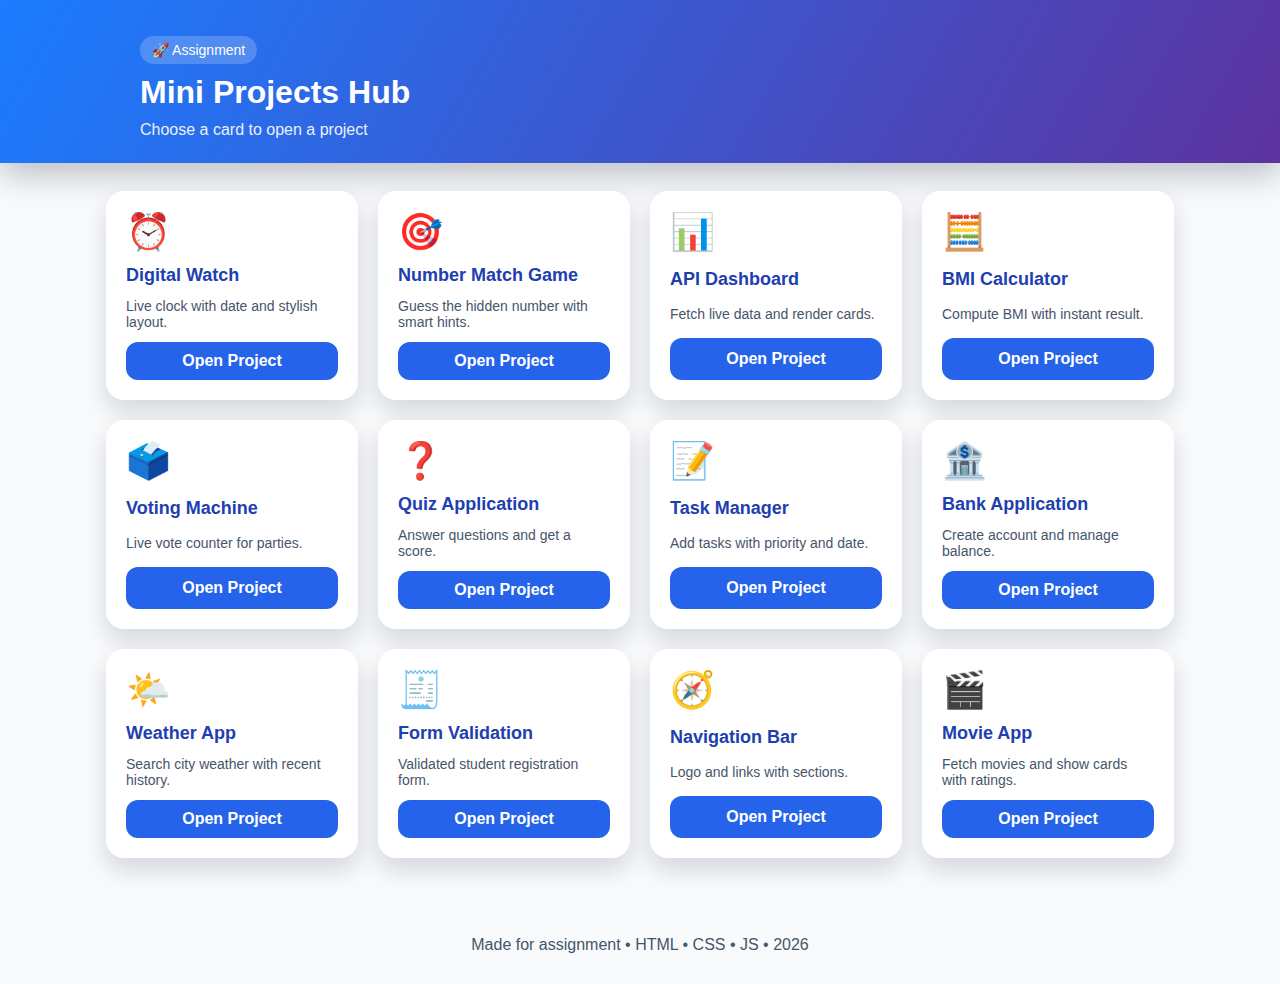
<file: index.html>
<!DOCTYPE html>
<html lang="en">
<head>
  <meta charset="UTF-8" />
  <meta name="viewport" content="width=device-width, initial-scale=1.0" />
  <title>Mini Projects Hub</title>
  <link rel="stylesheet" href="theme.css" />
  <link rel="stylesheet" href="style.css" />
</head>
<body>
  <header class="hero">
    <div class="hero__content">
      <div class="badge">🚀 Assignment</div>
      <h1>Mini Projects Hub</h1>
      <p class="subtitle">Choose a card to open a project</p>
    </div>
  </header>

  <main class="container">
    <section class="grid" aria-label="Project cards">
      <article class="card">
        <div class="card__icon">⏰</div>
        <h2 class="card__title">Digital Watch</h2>
        <p class="card__text">Live clock with date and stylish layout.</p>
        <a class="card__link" href="watch/watch.html">Open Project</a>
      </article>

      <article class="card">
        <div class="card__icon">🎯</div>
        <h2 class="card__title">Number Match Game</h2>
        <p class="card__text">Guess the hidden number with smart hints.</p>
        <a class="card__link" href="number-match/index.html">Open Project</a>
      </article>

      <article class="card">
        <div class="card__icon">📊</div>
        <h2 class="card__title">API Dashboard</h2>
        <p class="card__text">Fetch live data and render cards.</p>
        <a class="card__link" href="api-dashboard/index.html">Open Project</a>
      </article>

      <article class="card">
        <div class="card__icon">🧮</div>
        <h2 class="card__title">BMI Calculator</h2>
        <p class="card__text">Compute BMI with instant result.</p>
        <a class="card__link" href="bmi-calculator/index.html">Open Project</a>
      </article>

      <article class="card">
        <div class="card__icon">🗳️</div>
        <h2 class="card__title">Voting Machine</h2>
        <p class="card__text">Live vote counter for parties.</p>
        <a class="card__link" href="voting-machine/index.html">Open Project</a>
      </article>

      <article class="card">
        <div class="card__icon">❓</div>
        <h2 class="card__title">Quiz Application</h2>
        <p class="card__text">Answer questions and get a score.</p>
        <a class="card__link" href="quiz-application/index.html">Open Project</a>
      </article>

      <article class="card">
        <div class="card__icon">📝</div>
        <h2 class="card__title">Task Manager</h2>
        <p class="card__text">Add tasks with priority and date.</p>
        <a class="card__link" href="task-manager/index.html">Open Project</a>
      </article>

      <article class="card">
        <div class="card__icon">🏦</div>
        <h2 class="card__title">Bank Application</h2>
        <p class="card__text">Create account and manage balance.</p>
        <a class="card__link" href="bank-application/index.html">Open Project</a>
      </article>

      <article class="card">
        <div class="card__icon">🌤️</div>
        <h2 class="card__title">Weather App</h2>
        <p class="card__text">Search city weather with recent history.</p>
        <a class="card__link" href="weather-app/index.html">Open Project</a>
      </article>

      <article class="card">
        <div class="card__icon">🧾</div>
        <h2 class="card__title">Form Validation</h2>
        <p class="card__text">Validated student registration form.</p>
        <a class="card__link" href="form-validation/index.html">Open Project</a>
      </article>

      <article class="card">
        <div class="card__icon">🧭</div>
        <h2 class="card__title">Navigation Bar</h2>
        <p class="card__text">Logo and links with sections.</p>
        <a class="card__link" href="navbar-project/index.html">Open Project</a>
      </article>

      <article class="card">
        <div class="card__icon">🎬</div>
        <h2 class="card__title">Movie App</h2>
        <p class="card__text">Fetch movies and show cards with ratings.</p>
        <a class="card__link" href="movie-app/index.html">Open Project</a>
      </article>
    </section>
  </main>

  <footer class="footer">Made by Sakshi Kumari • HTML • CSS • JS</footer>

  <script src="script.js"></script>
</body>
</html>
</file>
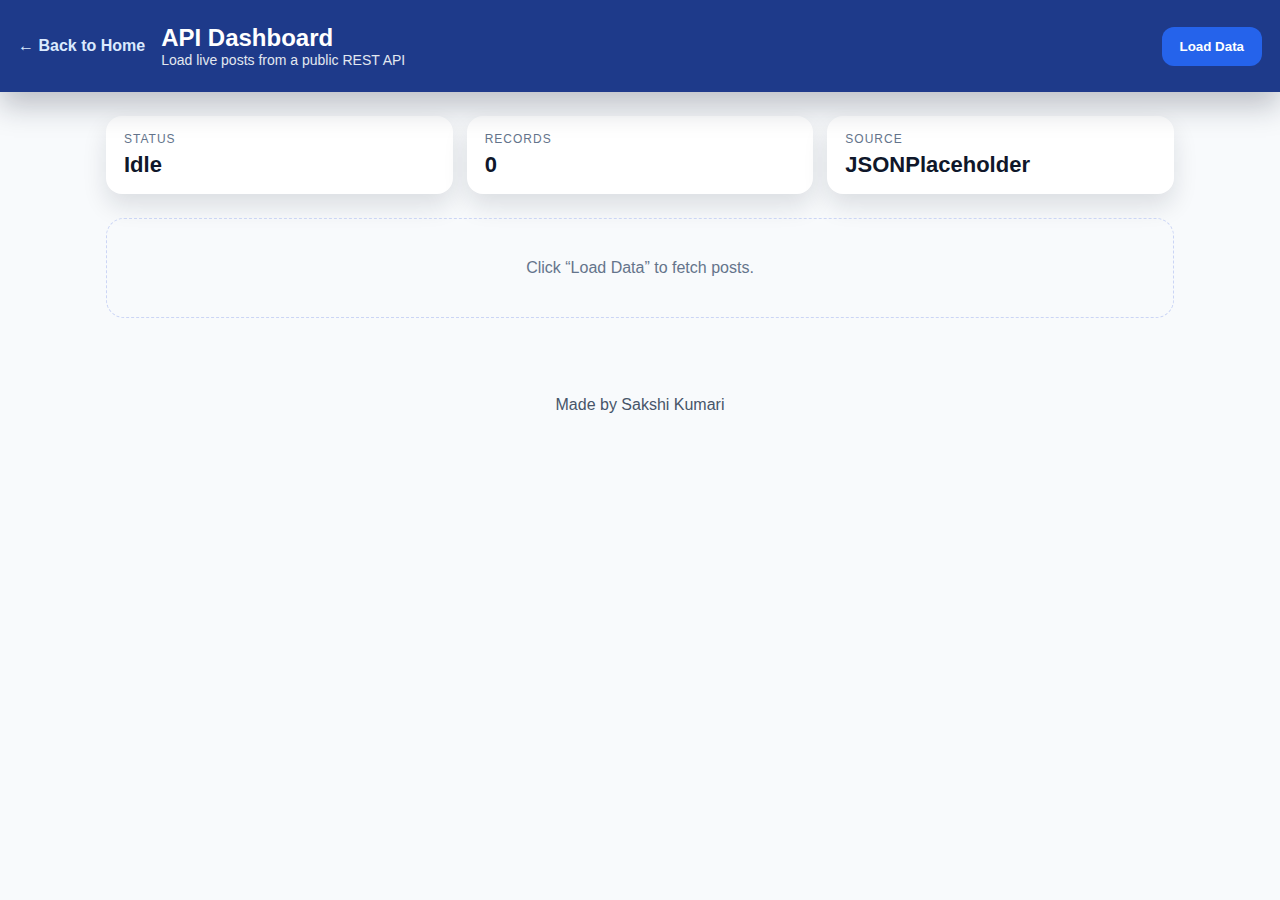
<file: api-dashboard/index.html>
<!DOCTYPE html>
<html lang="en">
<head>
  <meta charset="UTF-8" />
  <meta name="viewport" content="width=device-width, initial-scale=1.0" />
  <title>API Dashboard</title>
  <link rel="stylesheet" href="../theme.css" />
  <link rel="stylesheet" href="style.css" />
</head>
<body>
  <header class="topbar">
    <a class="back" href="../index.html">← Back to Home</a>
    <div>
      <h1>API Dashboard</h1>
      <p>Load live posts from a public REST API</p>
    </div>
    <button id="loadBtn" class="primary">Load Data</button>
  </header>

  <main class="content">
    <section class="summary">
      <div class="tile">
        <span class="label">Status</span>
        <span id="status" class="value">Idle</span>
      </div>
      <div class="tile">
        <span class="label">Records</span>
        <span id="count" class="value">0</span>
      </div>
      <div class="tile">
        <span class="label">Source</span>
        <span class="value">JSONPlaceholder</span>
      </div>
    </section>

    <section id="cards" class="cards" aria-live="polite">
      <div class="empty" id="empty">Click “Load Data” to fetch posts.</div>
    </section>
  </main>

  <footer class="footer">Made by Sakshi Kumari</footer>

  <script src="script.js"></script>
</body>
</html>
</file>
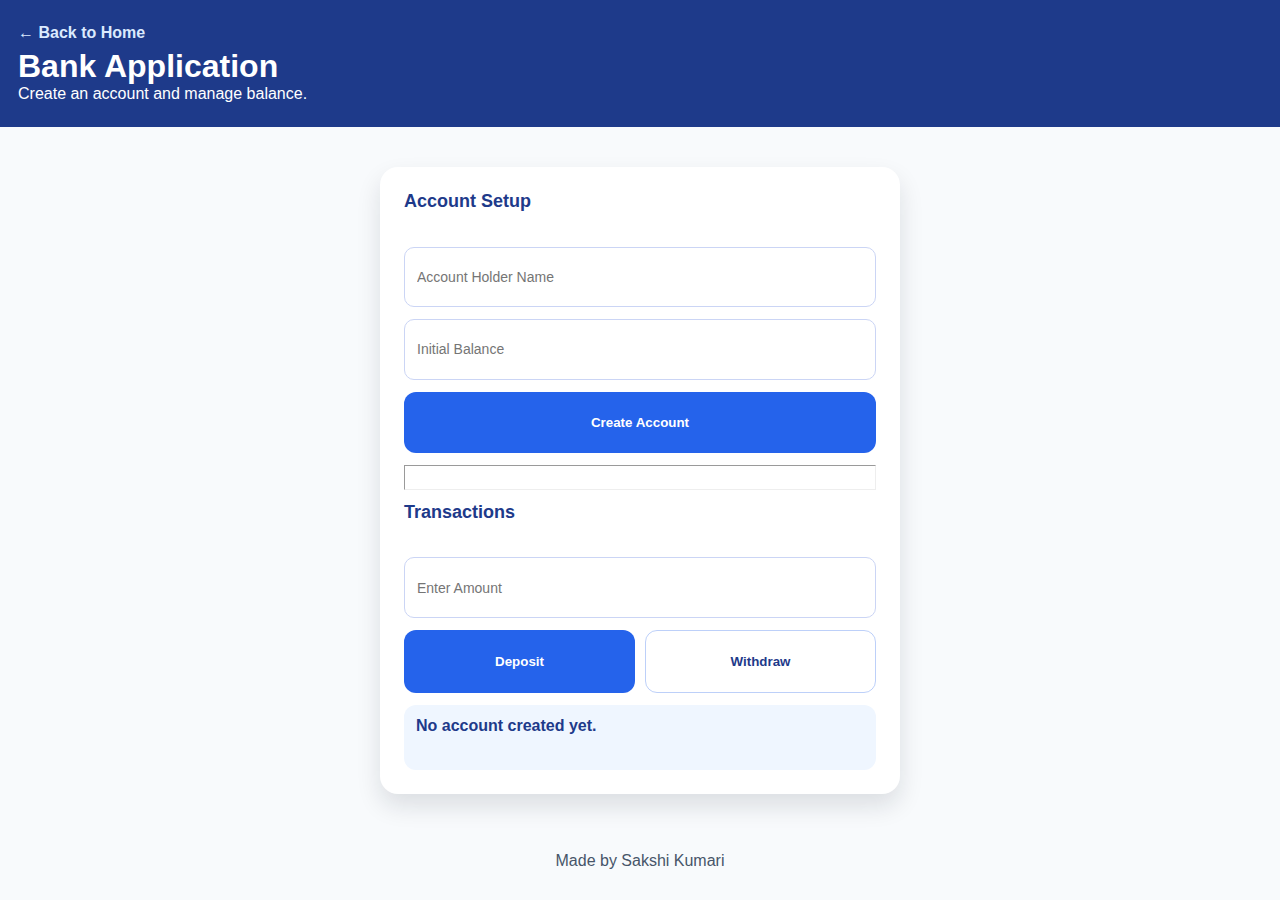
<file: bank-application/index.html>
<!DOCTYPE html>
<html lang="en">
<head>
  <meta charset="UTF-8" />
  <meta name="viewport" content="width=device-width, initial-scale=1.0" />
  <title>Simple Bank App</title>
  <link rel="stylesheet" href="../theme.css" />
  <link rel="stylesheet" href="style.css" />
</head>
<body>
  <header class="topbar">
    <a class="back" href="../index.html">← Back to Home</a>
    <div>
      <h1>Bank Application</h1>
      <p>Create an account and manage balance.</p>
    </div>
  </header>

  <main class="panel">
    <h2>Account Setup</h2>
    <input type="text" id="name" placeholder="Account Holder Name" />
    <input type="number" id="balance" placeholder="Initial Balance" />
    <button id="createBtn">Create Account</button>

    <hr />

    <h2>Transactions</h2>
    <input type="number" id="amount" placeholder="Enter Amount" />
    <div class="actions">
      <button id="depositBtn">Deposit</button>
      <button id="withdrawBtn" class="ghost">Withdraw</button>
    </div>

    <p id="msg" class="message">No account created yet.</p>
  </main>

  <footer class="footer">Made by Sakshi Kumari</footer>

  <script src="script.js"></script>
</body>
</html>
</file>
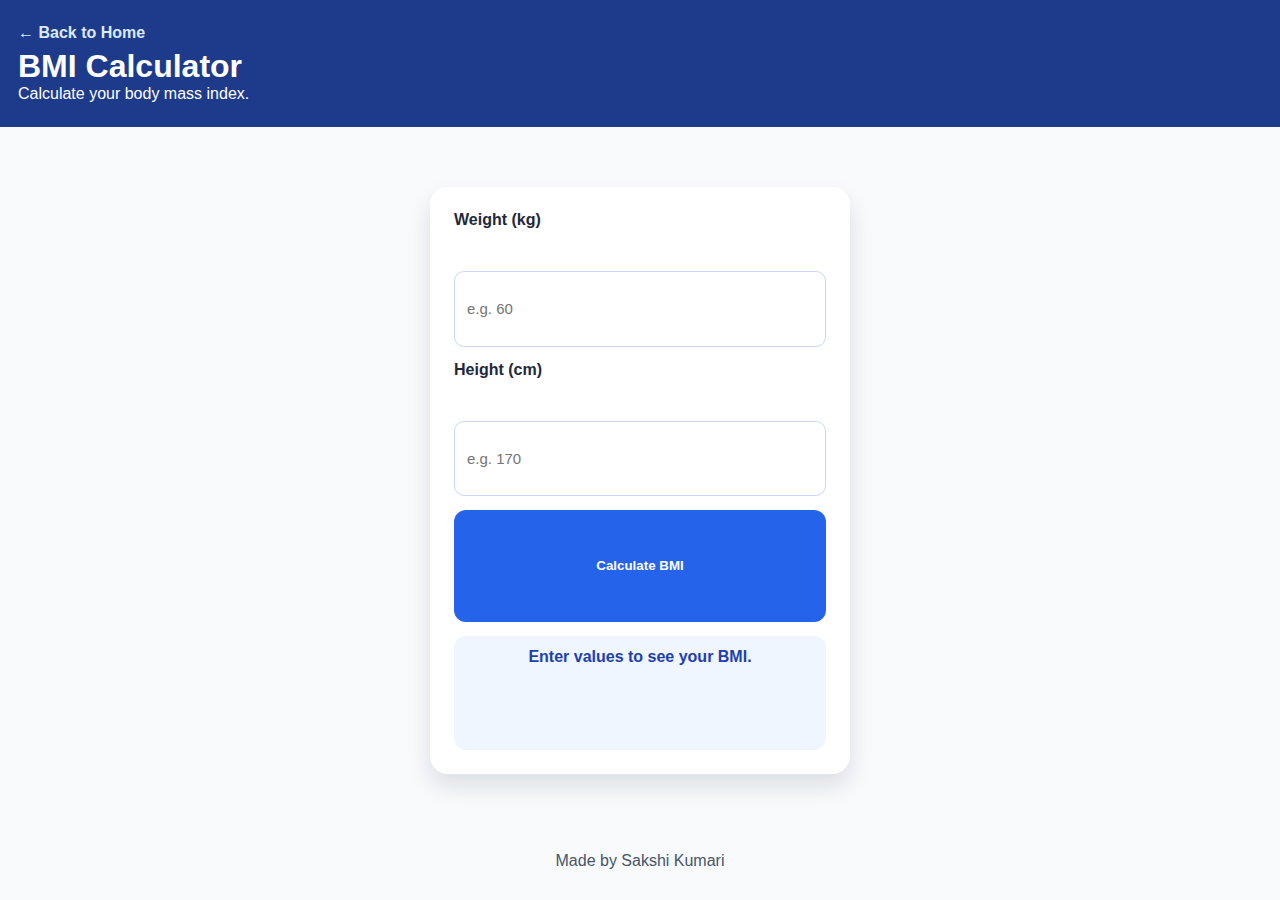
<file: bmi-calculator/index.html>
<!DOCTYPE html>
<html lang="en">
<head>
  <meta charset="UTF-8" />
  <meta name="viewport" content="width=device-width, initial-scale=1.0" />
  <title>BMI Calculator</title>
  <link rel="stylesheet" href="../theme.css" />
  <link rel="stylesheet" href="style.css" />
</head>
<body>
  <header class="topbar">
    <a class="back" href="../index.html">← Back to Home</a>
    <div>
      <h1>BMI Calculator</h1>
      <p>Calculate your body mass index.</p>
    </div>
  </header>

  <main class="panel">
    <label>
      Weight (kg)
      <input type="number" id="weight" placeholder="e.g. 60" />
    </label>
    <label>
      Height (cm)
      <input type="number" id="height" placeholder="e.g. 170" />
    </label>
    <button id="calcBtn">Calculate BMI</button>
    <p id="result" class="result">Enter values to see your BMI.</p>
  </main>

  <footer class="footer">Made by Sakshi Kumari</footer>

  <script src="script.js"></script>
</body>
</html>
</file>
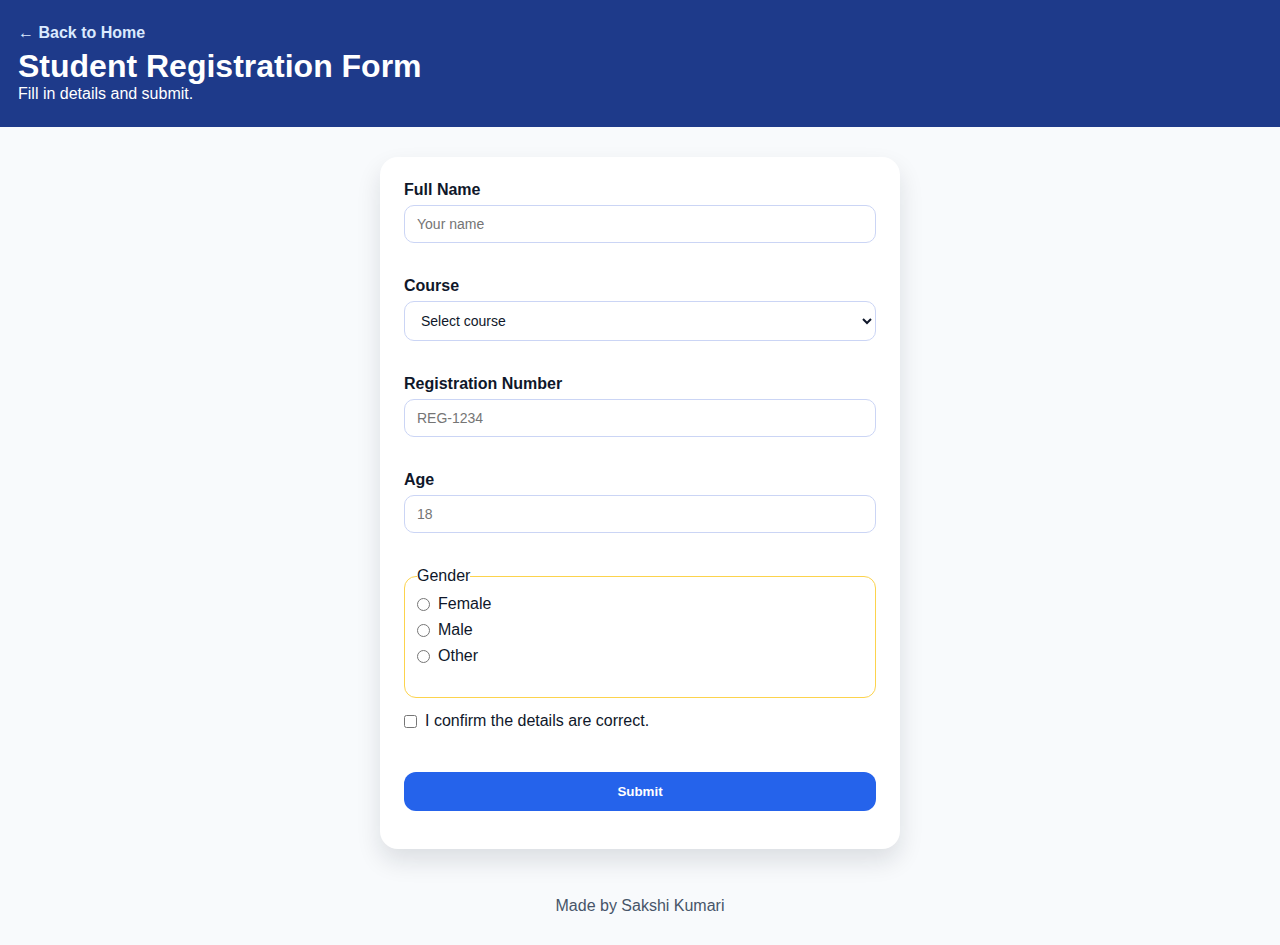
<file: form-validation/index.html>
<!DOCTYPE html>
<html lang="en">
<head>
  <meta charset="UTF-8" />
  <meta name="viewport" content="width=device-width, initial-scale=1.0" />
  <title>Form Validation</title>
  <link rel="stylesheet" href="../theme.css" />
  <link rel="stylesheet" href="style.css" />
</head>
<body>
  <header class="topbar">
    <a class="back" href="../index.html">← Back to Home</a>
    <div>
      <h1>Student Registration Form</h1>
      <p>Fill in details and submit.</p>
    </div>
  </header>

  <main class="panel">
    <form id="studentForm" novalidate>
      <label>
        Full Name
        <input type="text" id="name" placeholder="Your name" />
        <span class="error" id="nameError"></span>
      </label>

      <label>
        Course
        <select id="course">
          <option value="">Select course</option>
          <option value="BCA">BCA</option>
          <option value="BSc">BSc</option>
          <option value="BTech">BTech</option>
          <option value="MCA">MCA</option>
        </select>
        <span class="error" id="courseError"></span>
      </label>

      <label>
        Registration Number
        <input type="text" id="reg" placeholder="REG-1234" />
        <span class="error" id="regError"></span>
      </label>

      <label>
        Age
        <input type="number" id="age" placeholder="18" min="16" max="60" />
        <span class="error" id="ageError"></span>
      </label>

      <fieldset class="group">
        <legend>Gender</legend>
        <label class="inline">
          <input type="radio" name="gender" value="Female" /> Female
        </label>
        <label class="inline">
          <input type="radio" name="gender" value="Male" /> Male
        </label>
        <label class="inline">
          <input type="radio" name="gender" value="Other" /> Other
        </label>
        <span class="error" id="genderError"></span>
      </fieldset>

      <label class="checkbox">
        <input type="checkbox" id="terms" /> I confirm the details are correct.
      </label>
      <span class="error" id="termsError"></span>

      <button type="submit">Submit</button>
      <p id="success" class="success"></p>
    </form>
  </main>

  <footer class="footer">Made by Sakshi Kumari</footer>

  <script src="script.js"></script>
</body>
</html>
</file>
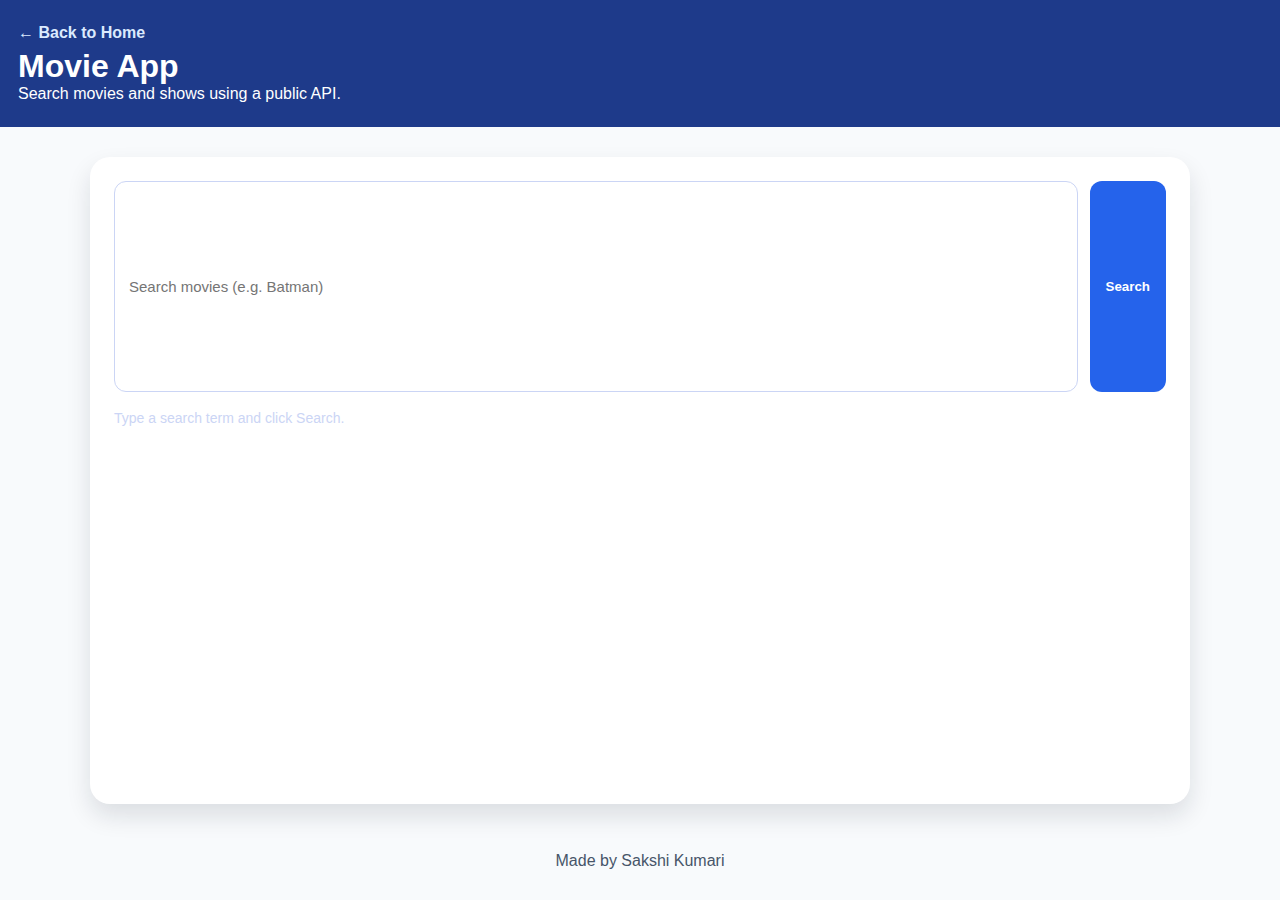
<file: movie-app/index.html>
<!DOCTYPE html>
<html lang="en">
<head>
  <meta charset="UTF-8" />
  <meta name="viewport" content="width=device-width, initial-scale=1.0" />
  <title>Movie App</title>
  <link rel="stylesheet" href="../theme.css" />
  <link rel="stylesheet" href="style.css" />
</head>
<body>
  <header class="topbar">
    <a class="back" href="../index.html">← Back to Home</a>
    <div>
      <h1>Movie App</h1>
      <p>Search movies and shows using a public API.</p>
    </div>
  </header>

  <main class="panel">
    <div class="search">
      <input id="queryInput" type="text" placeholder="Search movies (e.g. Batman)" />
      <button id="searchBtn">Search</button>
    </div>

    <div class="status" id="status">Type a search term and click Search.</div>

    <section id="movieGrid" class="grid" aria-live="polite"></section>
  </main>

  <footer class="footer">Made by Sakshi Kumari</footer>

  <script src="script.js"></script>
</body>
</html>
</file>
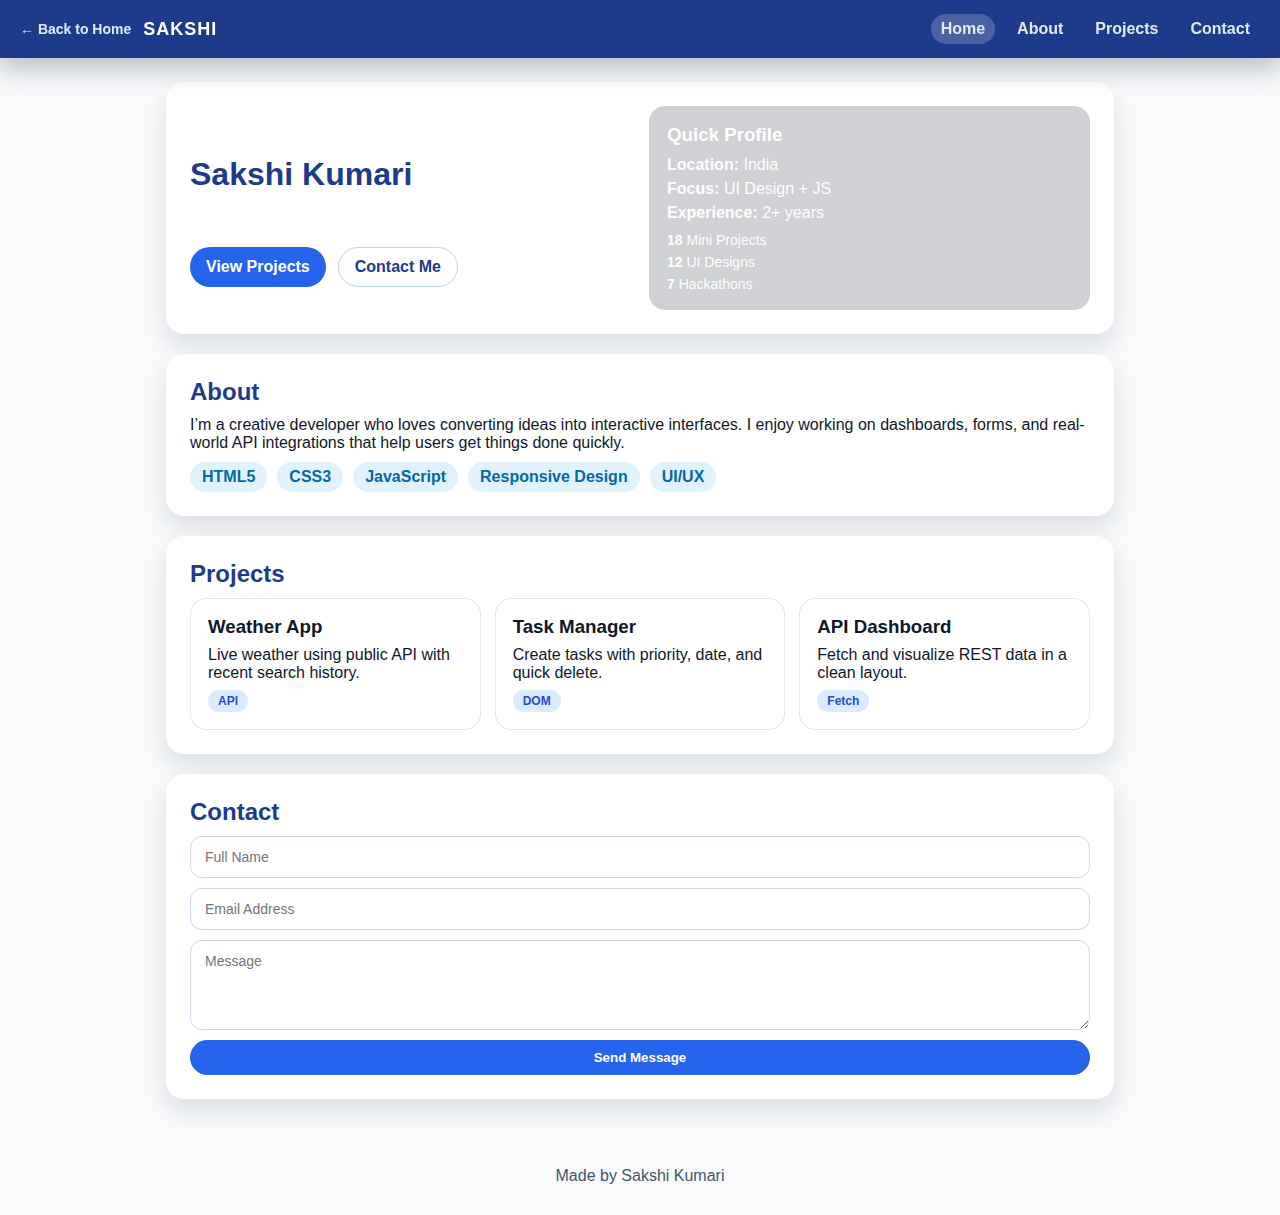
<file: navbar-project/index.html>
<!DOCTYPE html>
<html lang="en">
<head>
  <meta charset="UTF-8" />
  <meta name="viewport" content="width=device-width, initial-scale=1.0" />
  <title>Sakshi Portfolio</title>
  <link rel="stylesheet" href="../theme.css" />
  <link rel="stylesheet" href="style.css" />
</head>
<body>
  <header class="navbar">
    <a class="back" href="../index.html">← Back to Home</a>
    <div class="logo">sakshi</div>
    <nav class="nav-links">
      <a href="#home">Home</a>
      <a href="#about">About</a>
      <a href="#projects">Projects</a>
      <a href="#contact">Contact</a>
    </nav>
  </header>

  <main class="sections">
    <section id="home" class="section hero">
      <div>
        <p class="tag">Front-End Developer</p>
        <h1>Sakshi Kumari</h1>
        <p class="subtitle">
          I build modern, responsive web experiences with HTML, CSS, and JavaScript.
          Passionate about clean UI and delightful interactions.
        </p>
        <div class="hero-actions">
          <a class="btn primary" href="#projects">View Projects</a>
          <a class="btn ghost" href="#contact">Contact Me</a>
        </div>
      </div>
      <div class="hero-card">
        <h3>Quick Profile</h3>
        <ul>
          <li><strong>Location:</strong> India</li>
          <li><strong>Focus:</strong> UI Design + JS</li>
          <li><strong>Experience:</strong> 2+ years</li>
        </ul>
        <div class="stats">
          <div><span>18</span> Mini Projects</div>
          <div><span>12</span> UI Designs</div>
          <div><span>7</span> Hackathons</div>
        </div>
      </div>
    </section>

    <section id="about" class="section">
      <h2>About</h2>
      <p>
        I’m a creative developer who loves converting ideas into interactive
        interfaces. I enjoy working on dashboards, forms, and real-world API
        integrations that help users get things done quickly.
      </p>
      <div class="chips">
        <span>HTML5</span>
        <span>CSS3</span>
        <span>JavaScript</span>
        <span>Responsive Design</span>
        <span>UI/UX</span>
      </div>
    </section>

    <section id="projects" class="section">
      <h2>Projects</h2>
      <div class="project-grid">
        <article class="card">
          <h3>Weather App</h3>
          <p>Live weather using public API with recent search history.</p>
          <span class="badge">API</span>
        </article>
        <article class="card">
          <h3>Task Manager</h3>
          <p>Create tasks with priority, date, and quick delete.</p>
          <span class="badge">DOM</span>
        </article>
        <article class="card">
          <h3>API Dashboard</h3>
          <p>Fetch and visualize REST data in a clean layout.</p>
          <span class="badge">Fetch</span>
        </article>
      </div>
    </section>

    <section id="contact" class="section">
      <h2>Contact</h2>
      <form class="contact-form">
        <input type="text" placeholder="Full Name" required />
        <input type="email" placeholder="Email Address" required />
        <textarea rows="4" placeholder="Message" required></textarea>
        <button type="submit" class="btn primary">Send Message</button>
      </form>
    </section>
  </main>

  <footer class="footer">Made by Sakshi Kumari</footer>

  <script src="script.js"></script>
</body>
</html>
</file>
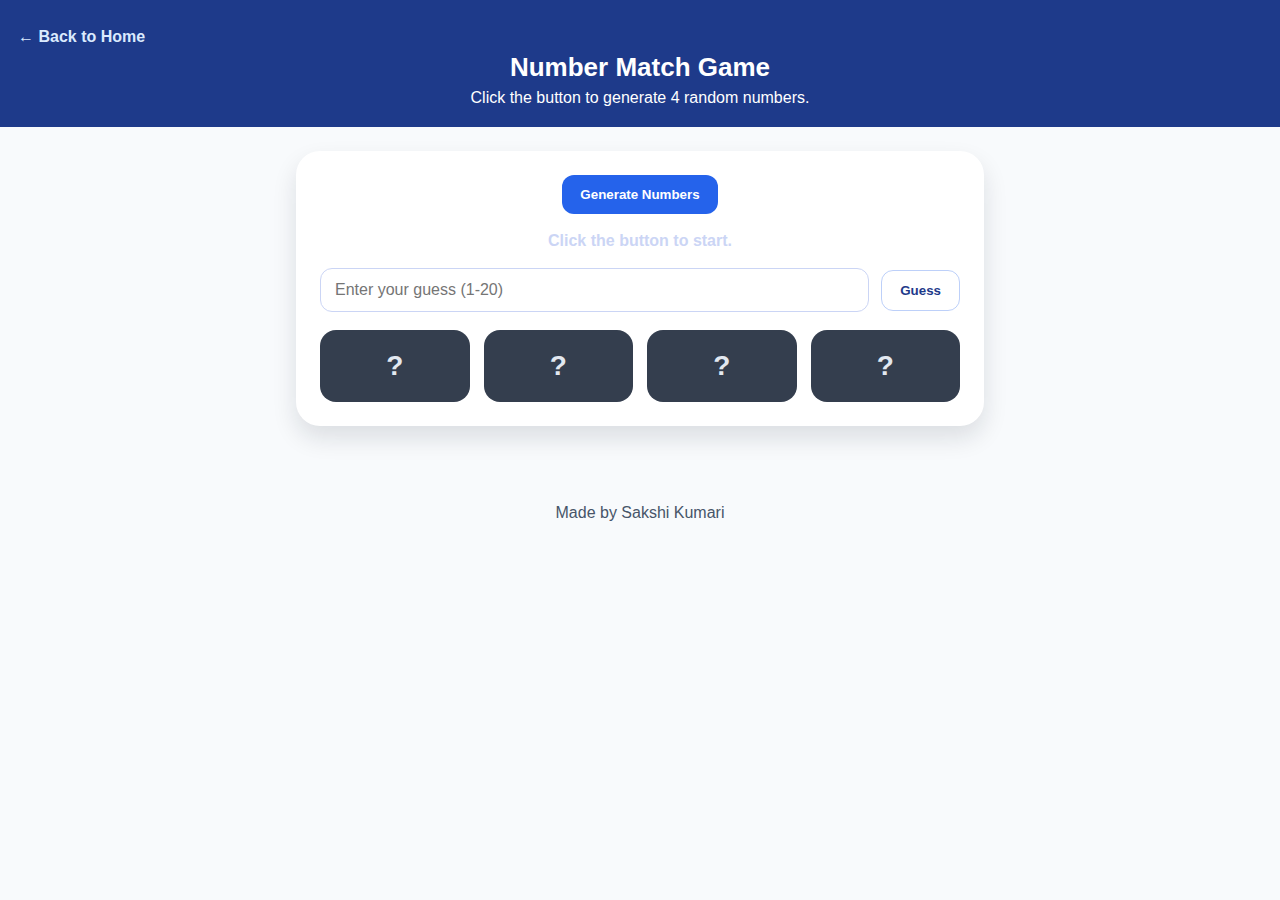
<file: number-match/index.html>
<!DOCTYPE html>
<html lang="en">
<head>
  <meta charset="UTF-8" />
  <meta name="viewport" content="width=device-width, initial-scale=1.0" />
  <title>Number Match Game</title>
  <link rel="stylesheet" href="../theme.css" />
  <link rel="stylesheet" href="style.css" />
</head>
<body>
  <header class="topbar">
    <a class="back" href="../index.html">← Back to Home</a>
    <h1>Number Match Game</h1>
    <p>Click the button to generate 4 random numbers.</p>
  </header>

  <main class="game">
    <section class="panel">
      <button id="generateBtn" class="primary">Generate Numbers</button>
      <p id="result" class="result">Click the button to start.</p>

      <div class="guess">
        <input id="guessInput" type="number" placeholder="Enter your guess (1-20)" />
        <button id="guessBtn" class="ghost">Guess</button>
      </div>

      <div class="grid" id="grid">
        <div class="box">?</div>
        <div class="box">?</div>
        <div class="box">?</div>
        <div class="box">?</div>
      </div>
    </section>
  </main>

  <footer class="footer">Made by Sakshi Kumari</footer>

  <script src="script.js"></script>
</body>
</html>
</file>
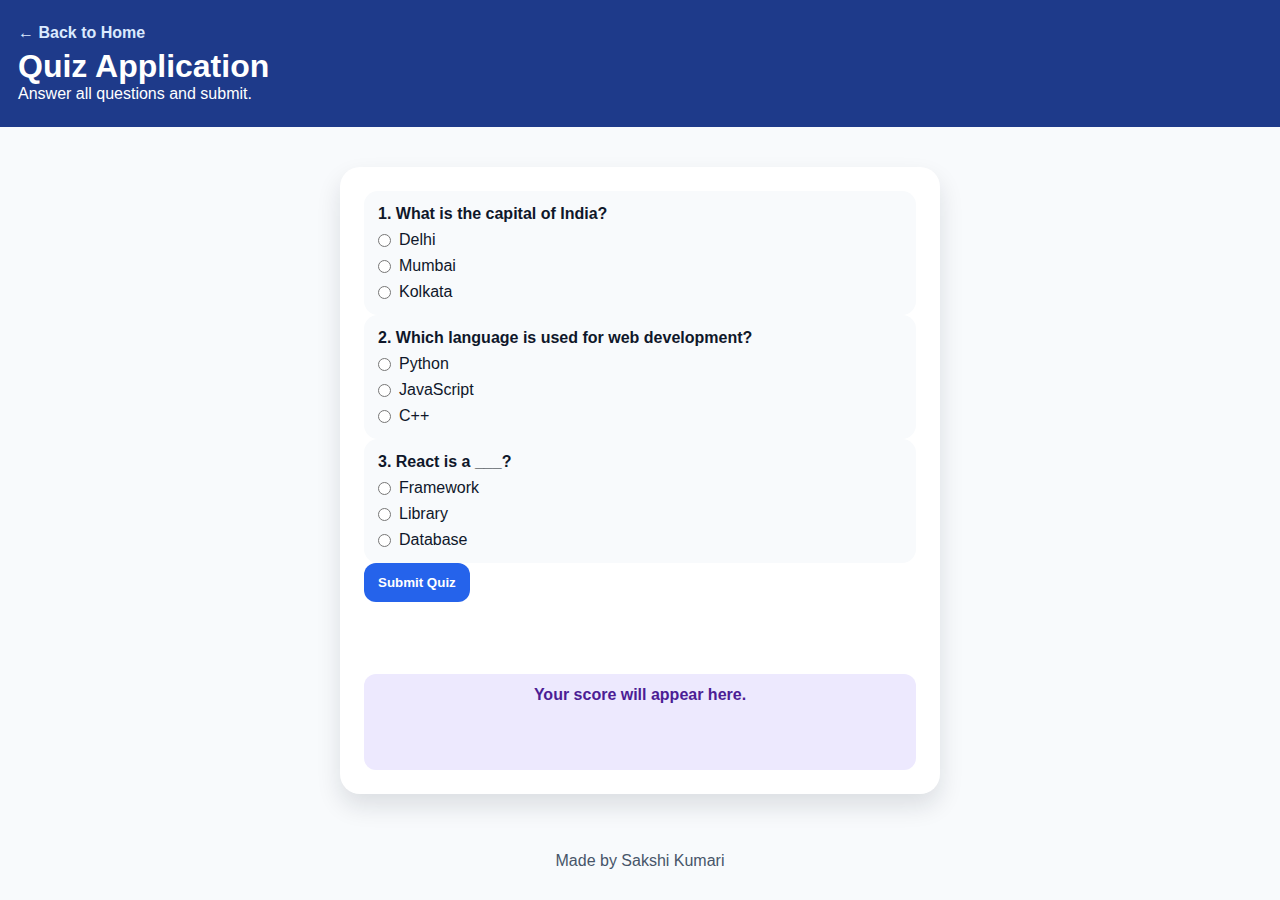
<file: quiz-application/index.html>
<!DOCTYPE html>
<html lang="en">
<head>
  <meta charset="UTF-8" />
  <meta name="viewport" content="width=device-width, initial-scale=1.0" />
  <title>Quiz Application</title>
  <link rel="stylesheet" href="../theme.css" />
  <link rel="stylesheet" href="style.css" />
</head>
<body>
  <header class="topbar">
    <a class="back" href="../index.html">← Back to Home</a>
    <div>
      <h1>Quiz Application</h1>
      <p>Answer all questions and submit.</p>
    </div>
  </header>

  <main class="panel">
    <form id="quizForm">
      <div class="question">
        <p>1. What is the capital of India?</p>
        <label><input type="radio" name="q1" value="Delhi" /> Delhi</label>
        <label><input type="radio" name="q1" value="Mumbai" /> Mumbai</label>
        <label><input type="radio" name="q1" value="Kolkata" /> Kolkata</label>
      </div>

      <div class="question">
        <p>2. Which language is used for web development?</p>
        <label><input type="radio" name="q2" value="Python" /> Python</label>
        <label><input type="radio" name="q2" value="JavaScript" /> JavaScript</label>
        <label><input type="radio" name="q2" value="C++" /> C++</label>
      </div>

      <div class="question">
        <p>3. React is a ___?</p>
        <label><input type="radio" name="q3" value="Framework" /> Framework</label>
        <label><input type="radio" name="q3" value="Library" /> Library</label>
        <label><input type="radio" name="q3" value="Database" /> Database</label>
      </div>

      <button type="button" id="submitBtn">Submit Quiz</button>
    </form>

    <div id="result" class="result">Your score will appear here.</div>
  </main>

  <footer class="footer">Made by Sakshi Kumari</footer>

  <script src="script.js"></script>
</body>
</html>
</file>
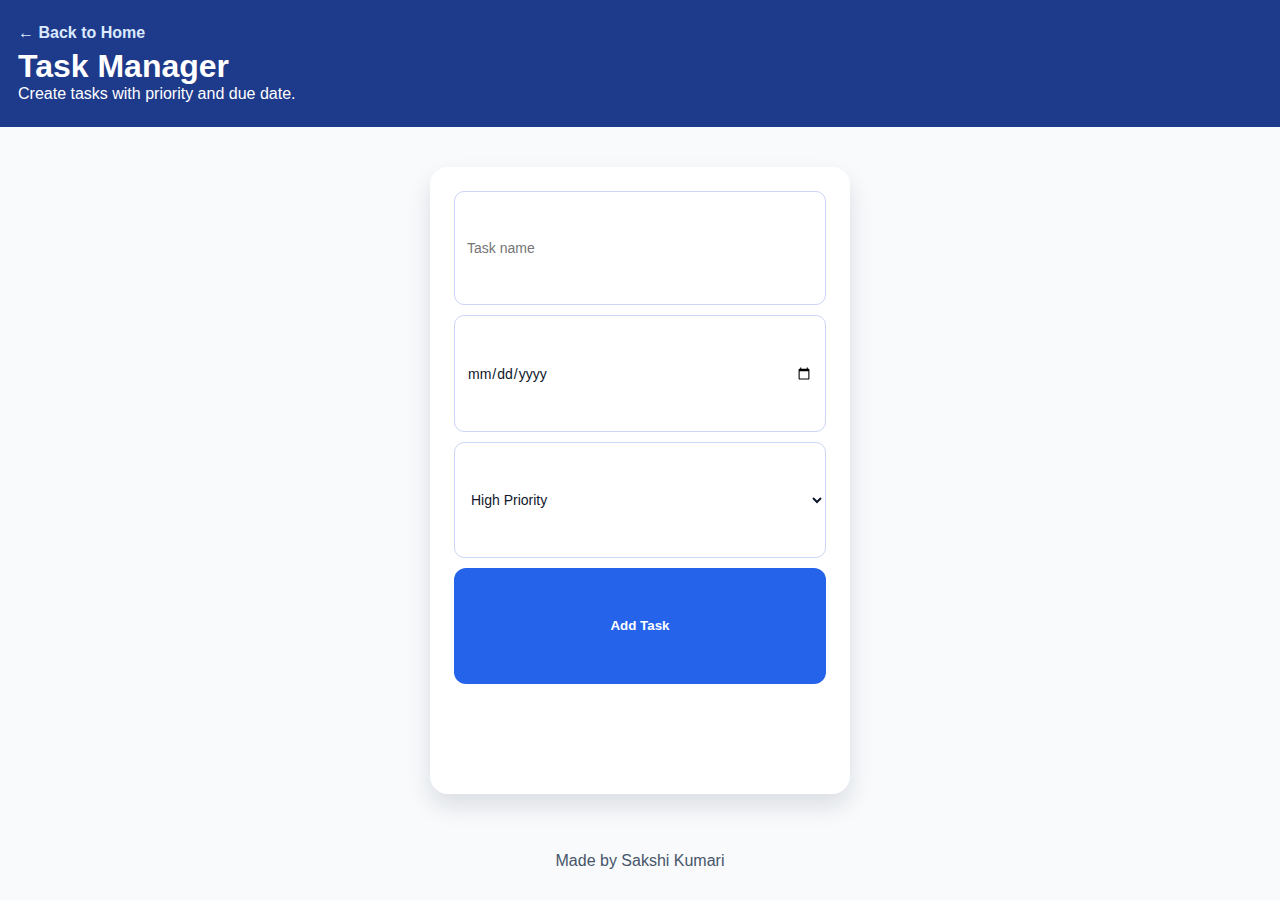
<file: task-manager/index.html>
<!DOCTYPE html>
<html lang="en">
<head>
  <meta charset="UTF-8" />
  <meta name="viewport" content="width=device-width, initial-scale=1.0" />
  <title>Task Manager</title>
  <link rel="stylesheet" href="../theme.css" />
  <link rel="stylesheet" href="style.css" />
</head>
<body>
  <header class="topbar">
    <a class="back" href="../index.html">← Back to Home</a>
    <div>
      <h1>Task Manager</h1>
      <p>Create tasks with priority and due date.</p>
    </div>
  </header>

  <main class="panel">
    <input type="text" id="taskInput" placeholder="Task name" />
    <input type="date" id="taskDate" />

    <select id="taskPriority">
      <option value="High">High Priority</option>
      <option value="Medium">Medium Priority</option>
      <option value="Low">Low Priority</option>
    </select>

    <button id="addBtn">Add Task</button>

    <ul id="taskList"></ul>
  </main>

  <footer class="footer">Made by Sakshi Kumari</footer>

  <script src="script.js"></script>
</body>
</html>
</file>
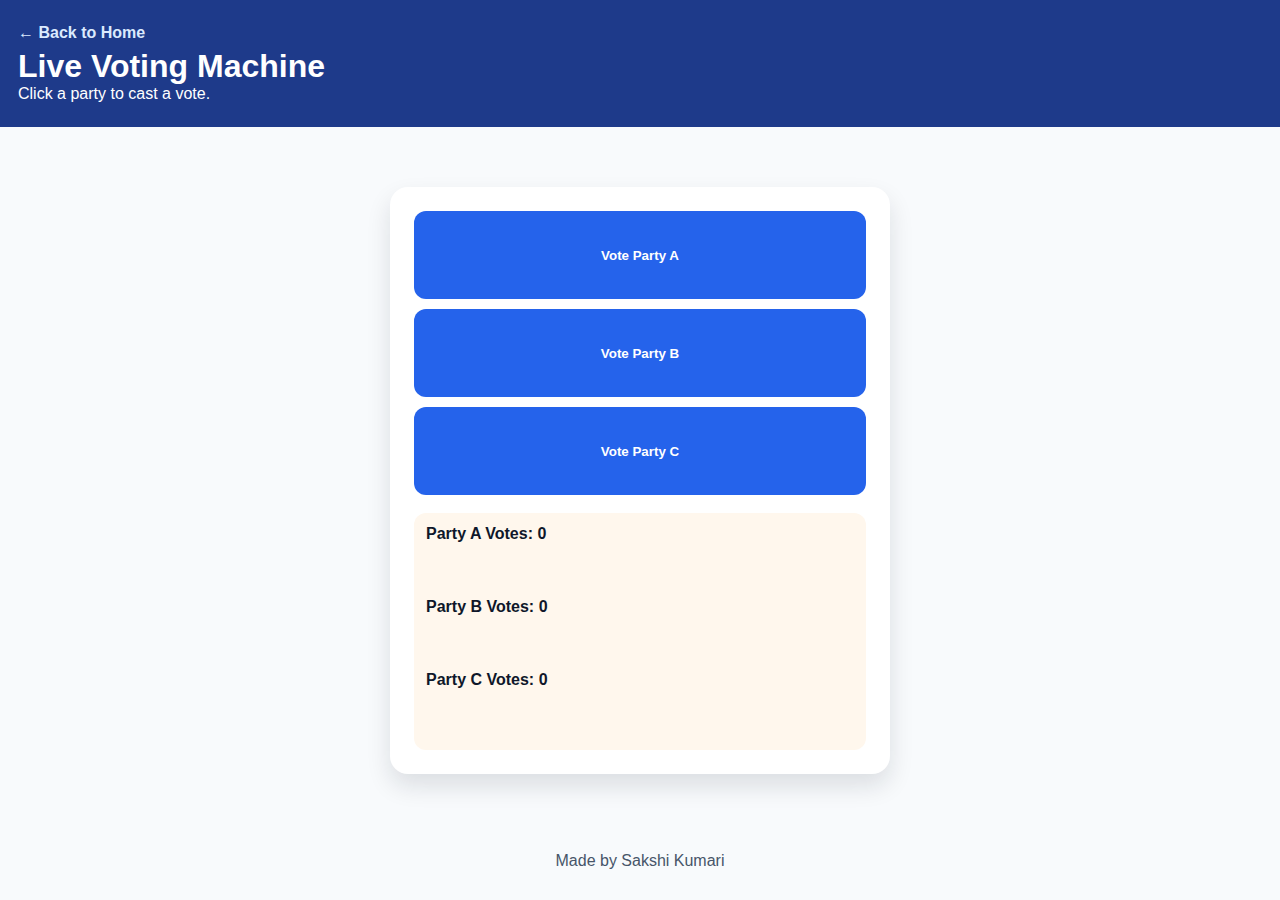
<file: voting-machine/index.html>
<!DOCTYPE html>
<html lang="en">
<head>
  <meta charset="UTF-8" />
  <meta name="viewport" content="width=device-width, initial-scale=1.0" />
  <title>Live Voting Machine</title>
  <link rel="stylesheet" href="../theme.css" />
  <link rel="stylesheet" href="style.css" />
</head>
<body>
  <header class="topbar">
    <a class="back" href="../index.html">← Back to Home</a>
    <div>
      <h1>Live Voting Machine</h1>
      <p>Click a party to cast a vote.</p>
    </div>
  </header>

  <main class="panel">
    <div class="buttons">
      <button data-party="A">Vote Party A</button>
      <button data-party="B">Vote Party B</button>
      <button data-party="C">Vote Party C</button>
    </div>

    <div class="results">
      <p>Party A Votes: <span id="a">0</span></p>
      <p>Party B Votes: <span id="b">0</span></p>
      <p>Party C Votes: <span id="c">0</span></p>
    </div>
  </main>

  <footer class="footer">Made by Sakshi Kumari</footer>

  <script src="script.js"></script>
</body>
</html>
</file>
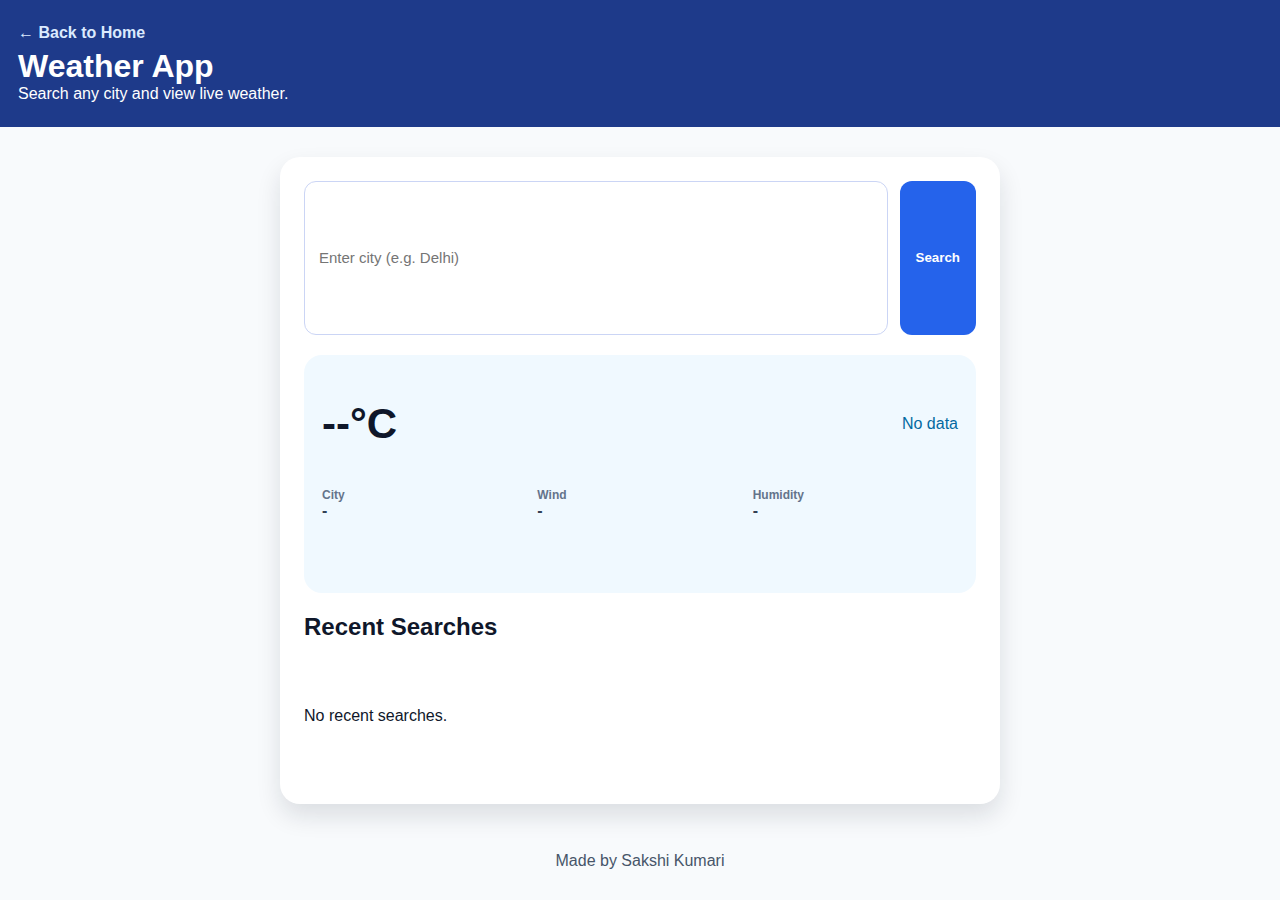
<file: weather-app/index.html>
<!DOCTYPE html>
<html lang="en">
<head>
  <meta charset="UTF-8" />
  <meta name="viewport" content="width=device-width, initial-scale=1.0" />
  <title>Weather App</title>
  <link rel="stylesheet" href="../theme.css" />
  <link rel="stylesheet" href="style.css" />
</head>
<body>
  <header class="topbar">
    <a class="back" href="../index.html">← Back to Home</a>
    <div>
      <h1>Weather App</h1>
      <p>Search any city and view live weather.</p>
    </div>
  </header>

  <main class="panel">
    <div class="search">
      <input id="cityInput" type="text" placeholder="Enter city (e.g. Delhi)" />
      <button id="searchBtn">Search</button>
    </div>

    <section class="weather" aria-live="polite">
      <div class="weather__main">
        <div class="temp" id="temp">--°C</div>
        <div class="desc" id="desc">No data</div>
      </div>
      <div class="weather__meta">
        <div>
          <span class="label">City</span>
          <span id="city">-</span>
        </div>
        <div>
          <span class="label">Wind</span>
          <span id="wind">-</span>
        </div>
        <div>
          <span class="label">Humidity</span>
          <span id="humidity">-</span>
        </div>
      </div>
    </section>

    <section class="history">
      <h2>Recent Searches</h2>
      <div id="historyList" class="history__list">No recent searches.</div>
    </section>
  </main>

  <footer class="footer">Made by Sakshi Kumari</footer>

  <script src="script.js"></script>
</body>
</html>
</file>
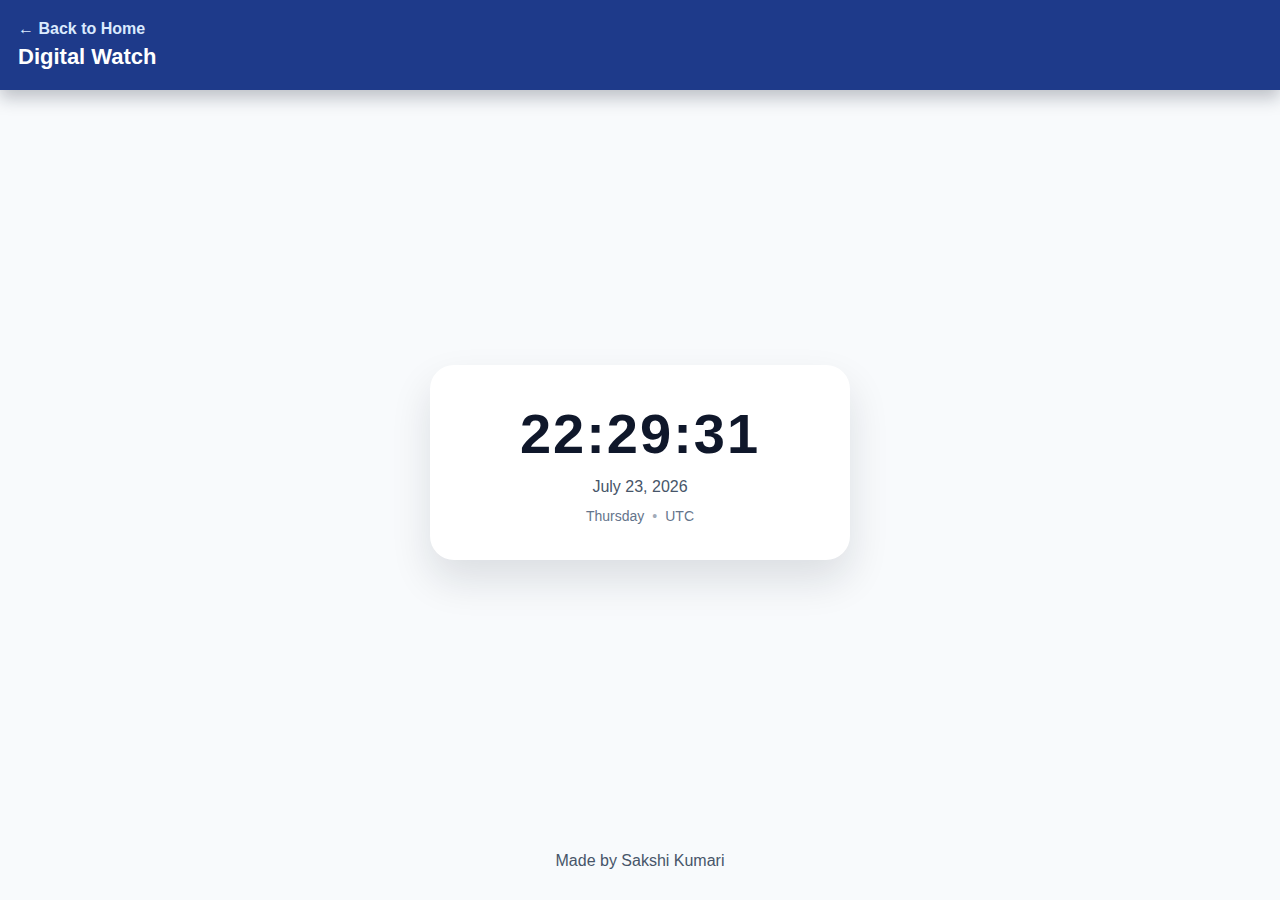
<file: watch/watch.html>
<!DOCTYPE html>
<html lang="en">
<head>
  <meta charset="UTF-8" />
  <meta name="viewport" content="width=device-width, initial-scale=1.0" />
  <title>Digital Watch</title>
  <link rel="stylesheet" href="../theme.css" />
  <link rel="stylesheet" href="watch.css" />
</head>
<body>
  <header class="topbar">
    <a class="back" href="../index.html">← Back to Home</a>
    <h1>Digital Watch</h1>
  </header>

  <main class="watch">
    <div class="watch__card">
      <div class="watch__time" id="time">00:00:00</div>
      <div class="watch__date" id="date">Loading...</div>
      <div class="watch__meta">
        <span id="day">Day</span>
        <span class="dot">•</span>
        <span id="timezone">Timezone</span>
      </div>
    </div>
  </main>

  <footer class="footer">Made by Sakshi Kumari</footer>

  <script src="watch.js"></script>
</body>
</html>
</file>
<file: theme.css>
:root {
  --bg: #f8fafc;
  --surface: #ffffff;
  --primary: #2563eb;
  --primary-dark: #1e3a8a;
  --text: #0f172a;
  --muted: #475569;
  --shadow: 0 12px 24px rgba(15, 23, 42, 0.12);
}

* {
  box-sizing: border-box;
}

body {
  background: var(--bg) !important;
  color: var(--text) !important;
}

.topbar,
.navbar {
  background: var(--primary-dark) !important;
  color: #fff !important;
}

.back {
  color: #dbeafe !important;
}

.panel,
.section {
  background: var(--surface) !important;
  box-shadow: var(--shadow) !important;
}

button,
.btn,
.primary {
  background: var(--primary) !important;
  color: #fff !important;
}

.ghost {
  background: transparent !important;
  color: var(--primary-dark) !important;
  border: 1px solid rgba(37, 99, 235, 0.3) !important;
}

input,
select,
textarea {
  background: #fff !important;
  color: var(--text) !important;
  border: 1px solid #cbd5f5 !important;
}

.card {
  background: var(--surface) !important;
}

.footer {
  color: var(--muted) !important;
}
</file>
<file: style.css>
* {
  box-sizing: border-box;
  margin: 0;
  padding: 0;
  font-family: "Segoe UI", Tahoma, Geneva, Verdana, sans-serif;
}

body {
  min-height: 100vh;
  background: linear-gradient(135deg, #1e3a8a, #6d28d9 55%, #9333ea);
  color: #0f172a;
}

.hero {
  padding: 36px 16px 24px;
  background: linear-gradient(120deg, rgba(15, 118, 255, 0.95), rgba(76, 29, 149, 0.9));
  color: #fff;
  box-shadow: 0 12px 30px rgba(15, 23, 42, 0.25);
}

.hero__content {
  max-width: 1000px;
  margin: 0 auto;
  display: flex;
  flex-direction: column;
  gap: 10px;
}

.badge {
  display: inline-flex;
  align-items: center;
  gap: 8px;
  background: rgba(255, 255, 255, 0.2);
  padding: 6px 12px;
  border-radius: 999px;
  font-size: 14px;
  width: fit-content;
}

.subtitle {
  opacity: 0.9;
}

.container {
  max-width: 1100px;
  margin: 0 auto;
  padding: 28px 16px 60px;
}

.grid {
  display: grid;
  grid-template-columns: repeat(auto-fit, minmax(220px, 1fr));
  gap: 20px;
}

.card {
  background: #fff;
  border-radius: 18px;
  padding: 20px;
  box-shadow: 0 12px 24px rgba(15, 23, 42, 0.15);
  display: grid;
  gap: 12px;
  transition: transform 0.2s ease, box-shadow 0.2s ease;
}

.card:hover {
  transform: translateY(-4px);
  box-shadow: 0 18px 30px rgba(15, 23, 42, 0.2);
}

.card__icon {
  font-size: 36px;
}

.card__title {
  font-size: 18px;
  color: #1e40af;
}

.card__text {
  color: #475569;
  font-size: 14px;
}

.card__link {
  display: inline-flex;
  align-items: center;
  justify-content: center;
  padding: 10px 14px;
  background: #2563eb;
  color: #fff;
  text-decoration: none;
  border-radius: 12px;
  font-weight: 600;
  transition: background 0.2s ease;
}

.card__link:hover {
  background: #1d4ed8;
}

.card--disabled {
  opacity: 0.6;
}

.card__link--disabled {
  background: #cbd5f5;
  color: #64748b;
  pointer-events: none;
}

.footer {
  text-align: center;
  padding: 18px 12px 30px;
  color: rgba(255, 255, 255, 0.8);
}
</file>
<file: api-dashboard/style.css>
* {
  box-sizing: border-box;
  margin: 0;
  padding: 0;
  font-family: "Segoe UI", Tahoma, Geneva, Verdana, sans-serif;
}

body {
  min-height: 100vh;
  background: linear-gradient(135deg, #f8fafc, #e2e8f0 55%, #c7d2fe);
  color: #0f172a;
}

.topbar {
  display: grid;
  grid-template-columns: auto 1fr auto;
  gap: 16px;
  align-items: center;
  padding: 24px 18px;
  background: #1e3a8a;
  box-shadow: 0 14px 28px rgba(15, 23, 42, 0.25);
  position: sticky;
  top: 0;
  z-index: 10;
}

.back {
  color: #dbeafe;
  text-decoration: none;
  font-weight: 600;
}

.topbar h1 {
  font-size: 24px;
}

.topbar p {
  color: #e2e8f0;
  font-size: 14px;
}

.primary {
  padding: 12px 18px;
  border-radius: 12px;
  border: none;
  background: #2563eb;
  color: #fff;
  font-weight: 700;
  cursor: pointer;
  transition: transform 0.2s ease, box-shadow 0.2s ease;
}

.primary:disabled {
  opacity: 0.6;
  cursor: not-allowed;
  box-shadow: none;
}

.primary:hover:not(:disabled) {
  transform: translateY(-1px);
  box-shadow: 0 10px 20px rgba(37, 99, 235, 0.35);
}

.content {
  max-width: 1100px;
  margin: 0 auto;
  padding: 24px 16px 60px;
  display: grid;
  gap: 24px;
}

.summary {
  display: grid;
  grid-template-columns: repeat(auto-fit, minmax(200px, 1fr));
  gap: 14px;
}

.tile {
  background: #ffffff;
  border-radius: 16px;
  padding: 16px 18px;
  display: grid;
  gap: 6px;
  box-shadow: 0 12px 24px rgba(15, 23, 42, 0.12);
}

.label {
  font-size: 12px;
  color: #64748b;
  text-transform: uppercase;
  letter-spacing: 1px;
}

.value {
  font-size: 22px;
  font-weight: 700;
}

.cards {
  display: grid;
  grid-template-columns: repeat(auto-fit, minmax(240px, 1fr));
  gap: 18px;
}

.card {
  background: #ffffff;
  padding: 16px;
  border-radius: 18px;
  box-shadow: 0 14px 28px rgba(15, 23, 42, 0.12);
  display: grid;
  gap: 10px;
  border: 1px solid #e2e8f0;
}

.card h3 {
  color: #1e3a8a;
  font-size: 16px;
}

.card p {
  font-size: 14px;
  color: #475569;
}

.badge {
  display: inline-flex;
  align-items: center;
  gap: 6px;
  background: #dbeafe;
  color: #1d4ed8;
  border-radius: 999px;
  padding: 4px 10px;
  font-size: 12px;
  width: fit-content;
}

.empty {
  text-align: center;
  color: #64748b;
  padding: 40px 12px;
  border: 1px dashed #cbd5f5;
  border-radius: 18px;
}

.footer {
  text-align: center;
  padding: 18px 12px 30px;
  color: #475569;
}

@media (max-width: 720px) {
  .topbar {
    grid-template-columns: 1fr;
    text-align: center;
  }

  .back {
    justify-self: start;
  }

  .primary {
    justify-self: center;
  }
}
</file>
<file: bank-application/style.css>
* {
  box-sizing: border-box;
  margin: 0;
  padding: 0;
  font-family: "Segoe UI", Tahoma, Geneva, Verdana, sans-serif;
}

body {
  min-height: 100vh;
  background: linear-gradient(135deg, #e2e8f0, #f8fafc 55%, #bfdbfe);
  color: #0f172a;
  display: grid;
  grid-template-rows: auto 1fr auto;
}

.topbar {
  padding: 24px 18px;
  background: #1d4ed8;
  color: #fff;
  display: grid;
  gap: 6px;
}

.back {
  color: #dbeafe;
  text-decoration: none;
  font-weight: 600;
}

.panel {
  width: min(520px, 92vw);
  margin: 40px auto;
  background: #fff;
  padding: 24px;
  border-radius: 18px;
  box-shadow: 0 18px 30px rgba(15, 23, 42, 0.15);
  display: grid;
  gap: 12px;
}

h2 {
  font-size: 18px;
  color: #1e3a8a;
}

input {
  width: 100%;
  padding: 10px 12px;
  border-radius: 10px;
  border: 1px solid #bfdbfe;
  font-size: 14px;
}

button {
  padding: 12px 14px;
  border-radius: 12px;
  border: none;
  background: #2563eb;
  color: #fff;
  font-weight: 700;
  cursor: pointer;
}

.actions {
  display: grid;
  grid-template-columns: 1fr 1fr;
  gap: 10px;
}

.ghost {
  background: #e2e8f0;
  color: #1e3a8a;
}

.message {
  background: #eff6ff;
  padding: 12px;
  border-radius: 12px;
  font-weight: 600;
  color: #1e3a8a;
}

.footer {
  text-align: center;
  padding: 18px 12px 30px;
  color: #1e3a8a;
}
</file>
<file: bmi-calculator/style.css>
* {
  box-sizing: border-box;
  margin: 0;
  padding: 0;
  font-family: "Segoe UI", Tahoma, Geneva, Verdana, sans-serif;
}

body {
  min-height: 100vh;
  background: linear-gradient(135deg, #e0f2fe, #f8fafc 60%, #dbeafe);
  color: #0f172a;
  display: grid;
  grid-template-rows: auto 1fr auto;
}

.topbar {
  padding: 24px 18px;
  display: grid;
  gap: 6px;
  background: #2563eb;
  color: #fff;
}

.back {
  color: #e0f2fe;
  text-decoration: none;
  font-weight: 600;
}

.panel {
  width: min(420px, 90vw);
  margin: 60px auto;
  background: #fff;
  padding: 24px;
  border-radius: 18px;
  box-shadow: 0 16px 28px rgba(15, 23, 42, 0.15);
  display: grid;
  gap: 14px;
}

label {
  display: grid;
  gap: 6px;
  font-weight: 600;
  color: #1e293b;
}

input {
  padding: 10px 12px;
  border-radius: 10px;
  border: 1px solid #cbd5f5;
  font-size: 15px;
}

button {
  padding: 12px 14px;
  border-radius: 12px;
  border: none;
  background: #2563eb;
  color: #fff;
  font-weight: 700;
  cursor: pointer;
}

.result {
  background: #eff6ff;
  padding: 12px;
  border-radius: 12px;
  color: #1e40af;
  font-weight: 600;
  text-align: center;
}

.footer {
  text-align: center;
  padding: 18px 12px 30px;
  color: #475569;
}
</file>
<file: form-validation/style.css>
* {
  box-sizing: border-box;
  margin: 0;
  padding: 0;
  font-family: "Segoe UI", Tahoma, Geneva, Verdana, sans-serif;
}

body {
  min-height: 100vh;
  background: linear-gradient(135deg, #fef3c7, #fde68a 55%, #fcd34d);
  color: #78350f;
  display: grid;
  grid-template-rows: auto 1fr auto;
}

.topbar {
  padding: 24px 18px;
  background: #f59e0b;
  color: #fff;
  display: grid;
  gap: 6px;
}

.back {
  color: #fef3c7;
  text-decoration: none;
  font-weight: 600;
}

.panel {
  width: min(520px, 92vw);
  margin: 30px auto;
  background: #fff;
  padding: 24px;
  border-radius: 18px;
  box-shadow: 0 18px 30px rgba(15, 23, 42, 0.15);
}

form {
  display: grid;
  gap: 14px;
}

label {
  display: grid;
  gap: 6px;
  font-weight: 600;
}

input,
select {
  padding: 10px 12px;
  border-radius: 10px;
  border: 1px solid #fcd34d;
  font-size: 14px;
}

.group {
  border: 1px solid #fcd34d;
  border-radius: 12px;
  padding: 10px 12px;
  display: grid;
  gap: 8px;
}

.inline {
  display: flex;
  align-items: center;
  gap: 8px;
  font-weight: 500;
}

.checkbox {
  display: flex;
  align-items: center;
  gap: 8px;
  font-weight: 500;
}

button {
  padding: 12px 14px;
  border-radius: 12px;
  border: none;
  background: #f59e0b;
  color: #fff;
  font-weight: 700;
  cursor: pointer;
}

.error {
  color: #b91c1c;
  font-size: 12px;
  min-height: 14px;
}

.success {
  color: #166534;
  font-weight: 700;
  text-align: center;
}

.footer {
  text-align: center;
  padding: 18px 12px 30px;
  color: #78350f;
}
</file>
<file: movie-app/style.css>
* {
  box-sizing: border-box;
  margin: 0;
  padding: 0;
  font-family: "Segoe UI", Tahoma, Geneva, Verdana, sans-serif;
}

body {
  min-height: 100vh;
  background: linear-gradient(135deg, #0f172a, #1e293b 55%, #0b132b);
  color: #e2e8f0;
  display: grid;
  grid-template-rows: auto 1fr auto;
}

.topbar {
  padding: 24px 18px;
  background: #111827;
  color: #f8fafc;
  display: grid;
  gap: 6px;
}

.back {
  color: #93c5fd;
  text-decoration: none;
  font-weight: 600;
}

.panel {
  width: min(1100px, 92vw);
  margin: 30px auto;
  background: rgba(15, 23, 42, 0.7);
  padding: 24px;
  border-radius: 20px;
  box-shadow: 0 18px 30px rgba(15, 23, 42, 0.4);
  display: grid;
  gap: 18px;
}

.search {
  display: grid;
  grid-template-columns: 1fr auto;
  gap: 12px;
}

input {
  padding: 12px 14px;
  border-radius: 12px;
  border: 1px solid #334155;
  background: #0f172a;
  color: #e2e8f0;
  font-size: 15px;
}

button {
  padding: 12px 16px;
  border-radius: 12px;
  border: none;
  background: #3b82f6;
  color: #fff;
  font-weight: 700;
  cursor: pointer;
}

.status {
  color: #cbd5f5;
  font-size: 14px;
}

.grid {
  display: grid;
  grid-template-columns: repeat(auto-fit, minmax(220px, 1fr));
  gap: 16px;
}

.card {
  background: #0f172a;
  border-radius: 16px;
  overflow: hidden;
  box-shadow: 0 12px 24px rgba(15, 23, 42, 0.4);
  display: grid;
  grid-template-rows: 260px 1fr;
}

.card img {
  width: 100%;
  height: 100%;
  object-fit: cover;
}

.card-body {
  padding: 14px;
  display: grid;
  gap: 6px;
}

.card-body h3 {
  font-size: 16px;
  color: #f8fafc;
}

.card-body p {
  font-size: 13px;
  color: #cbd5f5;
}

.badge {
  display: inline-flex;
  align-items: center;
  gap: 6px;
  background: rgba(59, 130, 246, 0.2);
  color: #93c5fd;
  padding: 4px 10px;
  border-radius: 999px;
  font-size: 12px;
  width: fit-content;
}

.footer {
  text-align: center;
  padding: 18px 12px 30px;
  color: rgba(226, 232, 240, 0.7);
}

@media (max-width: 600px) {
  .search {
    grid-template-columns: 1fr;
  }
}
</file>
<file: navbar-project/style.css>
* {
  box-sizing: border-box;
  margin: 0;
  padding: 0;
  font-family: "Segoe UI", Tahoma, Geneva, Verdana, sans-serif;
}

body {
  min-height: 100vh;
  background: linear-gradient(135deg, #f8fafc, #e2e8f0 55%, #c7d2fe);
  color: #1e293b;
  display: grid;
  grid-template-rows: auto 1fr auto;
}

.navbar {
  position: sticky;
  top: 0;
  z-index: 10;
  background: #0f172a;
  color: #fff;
  display: grid;
  grid-template-columns: auto 1fr auto;
  gap: 12px;
  align-items: center;
  padding: 14px 20px;
  box-shadow: 0 12px 24px rgba(15, 23, 42, 0.25);
}

.back {
  color: #e2e8f0;
  text-decoration: none;
  font-weight: 600;
  font-size: 14px;
}

.logo {
  font-size: 18px;
  font-weight: 700;
  letter-spacing: 1px;
  text-transform: uppercase;
}

.nav-links {
  display: flex;
  gap: 12px;
  justify-self: end;
}

.nav-links a {
  text-decoration: none;
  color: #e2e8f0;
  font-weight: 600;
  padding: 6px 10px;
  border-radius: 999px;
  transition: background 0.2s ease;
}

.nav-links a:hover,
.nav-links a.active {
  background: rgba(255, 255, 255, 0.2);
}

.sections {
  display: grid;
  gap: 20px;
  padding: 24px 16px 50px;
  max-width: 980px;
  margin: 0 auto;
}

.section {
  background: #fff;
  padding: 24px;
  border-radius: 18px;
  box-shadow: 0 12px 24px rgba(15, 23, 42, 0.12);
  display: grid;
  gap: 10px;
}

.section h1,
.section h2 {
  color: #1e3a8a;
}

.hero {
  grid-template-columns: repeat(auto-fit, minmax(240px, 1fr));
  align-items: center;
  gap: 18px;
  background: linear-gradient(135deg, #1d4ed8, #0ea5e9);
  color: #ffffff;
}

.tag {
  display: inline-block;
  background: rgba(255, 255, 255, 0.2);
  padding: 6px 12px;
  border-radius: 999px;
  font-size: 12px;
  font-weight: 600;
}

.subtitle {
  color: rgba(255, 255, 255, 0.85);
}

.hero-actions {
  display: flex;
  gap: 12px;
  flex-wrap: wrap;
}

.btn {
  padding: 10px 16px;
  border-radius: 999px;
  text-decoration: none;
  font-weight: 600;
  display: inline-flex;
  align-items: center;
  justify-content: center;
  border: none;
  cursor: pointer;
}

.primary {
  background: #fff;
  color: #1e3a8a;
}

.ghost {
  background: transparent;
  color: #fff;
  border: 1px solid rgba(255, 255, 255, 0.5);
}

.hero-card {
  background: rgba(15, 23, 42, 0.2);
  padding: 18px;
  border-radius: 16px;
  display: grid;
  gap: 10px;
}

.hero-card ul {
  list-style: none;
  display: grid;
  gap: 6px;
}

.stats {
  display: grid;
  gap: 6px;
  font-size: 14px;
}

.stats span {
  font-weight: 700;
}

.chips {
  display: flex;
  flex-wrap: wrap;
  gap: 10px;
}

.chips span {
  background: #e0f2fe;
  padding: 6px 12px;
  border-radius: 999px;
  font-weight: 600;
  color: #0369a1;
}

.project-grid {
  display: grid;
  grid-template-columns: repeat(auto-fit, minmax(220px, 1fr));
  gap: 14px;
}

.card {
  background: #f8fafc;
  padding: 18px;
  border-radius: 16px;
  display: grid;
  gap: 8px;
  box-shadow: inset 0 0 0 1px #e2e8f0;
}

.badge {
  display: inline-flex;
  width: fit-content;
  padding: 4px 10px;
  border-radius: 999px;
  background: #dbeafe;
  color: #1d4ed8;
  font-size: 12px;
  font-weight: 600;
}

.contact-form {
  display: grid;
  gap: 10px;
}

.contact-form input,
.contact-form textarea {
  padding: 12px 14px;
  border-radius: 12px;
  border: 1px solid #e2e8f0;
  font-size: 14px;
}

.footer {
  text-align: center;
  padding: 18px 12px 30px;
  color: #0f172a;
}

@media (max-width: 600px) {
  .navbar {
    grid-template-columns: 1fr;
    justify-items: center;
    gap: 10px;
  }

  .nav-links {
    justify-self: center;
    flex-wrap: wrap;
  }
}
</file>
<file: number-match/style.css>
* {
  box-sizing: border-box;
  margin: 0;
  padding: 0;
  font-family: "Segoe UI", Tahoma, Geneva, Verdana, sans-serif;
}

body {
  min-height: 100vh;
  background: linear-gradient(140deg, #0f172a, #1e293b 40%, #0b132b);
  color: #e2e8f0;
}

.topbar {
  padding: 28px 18px 20px;
  display: grid;
  gap: 6px;
  text-align: center;
  background: radial-gradient(circle at top, rgba(59, 130, 246, 0.45), transparent 60%);
}

.topbar h1 {
  font-size: 26px;
}

.back {
  justify-self: start;
  color: #93c5fd;
  text-decoration: none;
  font-weight: 600;
}

.game {
  max-width: 720px;
  margin: 0 auto;
  padding: 24px 16px 60px;
  display: grid;
  gap: 24px;
}

.panel {
  display: grid;
  gap: 18px;
  background: rgba(15, 23, 42, 0.7);
  border-radius: 24px;
  padding: 24px;
  box-shadow: 0 20px 40px rgba(15, 23, 42, 0.4);
  text-align: center;
}

.primary {
  padding: 12px 18px;
  border-radius: 12px;
  border: none;
  background: #3b82f6;
  color: #fff;
  font-weight: 600;
  cursor: pointer;
  transition: transform 0.2s ease, box-shadow 0.2s ease;
  width: fit-content;
  justify-self: center;
}

.primary:hover {
  transform: translateY(-1px);
  box-shadow: 0 10px 18px rgba(59, 130, 246, 0.35);
}

.ghost {
  padding: 12px 18px;
  border-radius: 12px;
  border: 1px solid rgba(148, 163, 184, 0.4);
  background: transparent;
  color: #cbd5f5;
  font-weight: 600;
  cursor: pointer;
}

.guess {
  display: grid;
  grid-template-columns: 1fr auto;
  gap: 12px;
  align-items: center;
}

.guess input {
  padding: 12px 14px;
  border-radius: 12px;
  border: 1px solid transparent;
  background: rgba(15, 23, 42, 0.6);
  color: #e2e8f0;
  font-size: 16px;
  outline: none;
}

.guess input:focus {
  border-color: #60a5fa;
  box-shadow: 0 0 0 3px rgba(59, 130, 246, 0.3);
}

.result {
  color: #cbd5f5;
  font-size: 16px;
  font-weight: 600;
}

.grid {
  display: grid;
  grid-template-columns: repeat(auto-fit, minmax(120px, 1fr));
  gap: 14px;
}

.box {
  background: rgba(30, 41, 59, 0.9);
  border-radius: 16px;
  padding: 18px;
  font-size: 28px;
  font-weight: 700;
  color: #e2e8f0;
  border: 2px solid transparent;
}

.box.reveal {
  animation: pop 0.5s ease;
}

.box.match {
  background: rgba(34, 197, 94, 0.2);
  border-color: #22c55e;
  color: #bbf7d0;
}

.box.miss {
  background: rgba(239, 68, 68, 0.2);
  border-color: #ef4444;
  color: #fecaca;
}

.box.win,
.box.lose {
  border-color: transparent;
  background: rgba(30, 41, 59, 0.9);
  color: #e2e8f0;
}

@keyframes pop {
  0% { transform: scale(0.9); }
  60% { transform: scale(1.05); }
  100% { transform: scale(1); }
}
.box.win {
  background: rgba(34, 197, 94, 0.2);
  border-color: #22c55e;
  color: #bbf7d0;
}

.box.lose {
  background: rgba(239, 68, 68, 0.2);
  border-color: #ef4444;
  color: #fecaca;
}

.footer {
  text-align: center;
  padding: 18px 12px 30px;
  color: rgba(226, 232, 240, 0.7);
}
</file>
<file: quiz-application/style.css>
* {
  box-sizing: border-box;
  margin: 0;
  padding: 0;
  font-family: "Segoe UI", Tahoma, Geneva, Verdana, sans-serif;
}

body {
  min-height: 100vh;
  background: linear-gradient(135deg, #f1f5f9, #e2e8f0 55%, #d8b4fe);
  color: #1e293b;
  display: grid;
  grid-template-rows: auto 1fr auto;
}

.topbar {
  padding: 24px 18px;
  background: #7c3aed;
  color: #fff;
  display: grid;
  gap: 6px;
}

.back {
  color: #ede9fe;
  text-decoration: none;
  font-weight: 600;
}

.panel {
  width: min(600px, 92vw);
  margin: 40px auto;
  background: #fff;
  padding: 24px;
  border-radius: 20px;
  box-shadow: 0 18px 30px rgba(15, 23, 42, 0.15);
  display: grid;
  gap: 18px;
}

.question {
  display: grid;
  gap: 8px;
  background: #f8fafc;
  padding: 14px;
  border-radius: 14px;
}

.question p {
  font-weight: 600;
}

label {
  display: flex;
  gap: 8px;
  align-items: center;
}

button {
  padding: 12px 14px;
  border-radius: 12px;
  border: none;
  background: #7c3aed;
  color: #fff;
  font-weight: 700;
  cursor: pointer;
}

.result {
  text-align: center;
  padding: 12px;
  background: #ede9fe;
  border-radius: 12px;
  font-weight: 600;
  color: #4c1d95;
}

.footer {
  text-align: center;
  padding: 18px 12px 30px;
  color: #4c1d95;
}
</file>
<file: task-manager/style.css>
* {
  box-sizing: border-box;
  margin: 0;
  padding: 0;
  font-family: "Segoe UI", Tahoma, Geneva, Verdana, sans-serif;
}

body {
  min-height: 100vh;
  background: linear-gradient(135deg, #ecfdf5, #d1fae5 55%, #bbf7d0);
  color: #064e3b;
  display: grid;
  grid-template-rows: auto 1fr auto;
}

.topbar {
  padding: 24px 18px;
  background: #10b981;
  color: #ecfdf5;
  display: grid;
  gap: 6px;
}

.back {
  color: #d1fae5;
  text-decoration: none;
  font-weight: 600;
}

.panel {
  width: min(420px, 92vw);
  margin: 40px auto;
  background: #fff;
  padding: 24px;
  border-radius: 18px;
  box-shadow: 0 16px 28px rgba(15, 23, 42, 0.15);
  display: grid;
  gap: 10px;
}

input,
select {
  width: 100%;
  padding: 10px 12px;
  border-radius: 10px;
  border: 1px solid #a7f3d0;
  font-size: 14px;
}

button {
  padding: 12px 14px;
  border-radius: 12px;
  border: none;
  background: #10b981;
  color: #fff;
  font-weight: 700;
  cursor: pointer;
}

ul {
  list-style: none;
  padding: 0;
  display: grid;
  gap: 8px;
}

li {
  background: #ecfdf5;
  padding: 10px 12px;
  border-radius: 12px;
  display: flex;
  justify-content: space-between;
  align-items: center;
  font-size: 14px;
}

.high { color: #dc2626; font-weight: 700; }
.medium { color: #f59e0b; }
.low { color: #16a34a; }

.delete {
  cursor: pointer;
  color: #dc2626;
  font-weight: 700;
}

.footer {
  text-align: center;
  padding: 18px 12px 30px;
  color: #065f46;
}
</file>
<file: voting-machine/style.css>
* {
  box-sizing: border-box;
  margin: 0;
  padding: 0;
  font-family: "Segoe UI", Tahoma, Geneva, Verdana, sans-serif;
}

body {
  min-height: 100vh;
  background: linear-gradient(140deg, #fff7ed, #ffedd5 60%, #fef3c7);
  color: #1f2937;
  display: grid;
  grid-template-rows: auto 1fr auto;
}

.topbar {
  padding: 24px 18px;
  background: #fb923c;
  color: #1f2937;
  display: grid;
  gap: 6px;
}

.back {
  color: #7c2d12;
  text-decoration: none;
  font-weight: 600;
}

.panel {
  width: min(500px, 92vw);
  margin: 60px auto;
  background: #fff;
  padding: 24px;
  border-radius: 18px;
  box-shadow: 0 18px 30px rgba(30, 41, 59, 0.15);
  display: grid;
  gap: 18px;
}

.buttons {
  display: grid;
  gap: 10px;
}

button {
  padding: 12px 14px;
  border-radius: 12px;
  border: none;
  background: #f97316;
  color: #fff;
  font-weight: 700;
  cursor: pointer;
}

.results {
  background: #fff7ed;
  padding: 12px;
  border-radius: 12px;
  display: grid;
  gap: 6px;
  font-weight: 600;
}

.footer {
  text-align: center;
  padding: 18px 12px 30px;
  color: #7c2d12;
}
</file>
<file: weather-app/style.css>
* {
  box-sizing: border-box;
  margin: 0;
  padding: 0;
  font-family: "Segoe UI", Tahoma, Geneva, Verdana, sans-serif;
}

body {
  min-height: 100vh;
  background: linear-gradient(135deg, #bae6fd, #e0f2fe 55%, #f0f9ff);
  color: #0f172a;
  display: grid;
  grid-template-rows: auto 1fr auto;
}

.topbar {
  padding: 24px 18px;
  background: #0284c7;
  color: #fff;
  display: grid;
  gap: 6px;
}

.back {
  color: #e0f2fe;
  text-decoration: none;
  font-weight: 600;
}

.panel {
  width: min(720px, 92vw);
  margin: 30px auto;
  background: #fff;
  padding: 24px;
  border-radius: 20px;
  box-shadow: 0 18px 30px rgba(15, 23, 42, 0.15);
  display: grid;
  gap: 20px;
}

.search {
  display: grid;
  grid-template-columns: 1fr auto;
  gap: 12px;
}

input {
  padding: 12px 14px;
  border-radius: 12px;
  border: 1px solid #bae6fd;
  font-size: 15px;
}

button {
  padding: 12px 16px;
  border-radius: 12px;
  border: none;
  background: #0284c7;
  color: #fff;
  font-weight: 700;
  cursor: pointer;
}

.weather {
  background: #f0f9ff;
  border-radius: 18px;
  padding: 18px;
  display: grid;
  gap: 12px;
}

.weather__main {
  display: flex;
  justify-content: space-between;
  align-items: center;
  gap: 12px;
}

.temp {
  font-size: 42px;
  font-weight: 700;
  color: #0f172a;
}

.desc {
  font-size: 16px;
  color: #0369a1;
}

.weather__meta {
  display: grid;
  grid-template-columns: repeat(auto-fit, minmax(140px, 1fr));
  gap: 10px;
  color: #334155;
  font-weight: 600;
}

.label {
  display: block;
  font-size: 12px;
  color: #64748b;
}

.history {
  display: grid;
  gap: 10px;
}

.history__list {
  display: flex;
  flex-wrap: wrap;
  gap: 10px;
}

.history__item {
  background: #e0f2fe;
  padding: 8px 12px;
  border-radius: 999px;
  cursor: pointer;
  font-weight: 600;
  color: #0f172a;
}

.footer {
  text-align: center;
  padding: 18px 12px 30px;
  color: #0369a1;
}

@media (max-width: 600px) {
  .search {
    grid-template-columns: 1fr;
  }

  .weather__main {
    flex-direction: column;
    align-items: flex-start;
  }
}
</file>
<file: watch/watch.css>
* {
  box-sizing: border-box;
  margin: 0;
  padding: 0;
  font-family: "Segoe UI", Tahoma, Geneva, Verdana, sans-serif;
}

body {
  min-height: 100vh;
  background: linear-gradient(135deg, #f8fafc, #e2e8f0 55%, #c7d2fe);
  color: #0f172a;
  display: grid;
  grid-template-rows: auto 1fr;
}

.topbar {
  padding: 20px 18px;
  display: flex;
  flex-direction: column;
  gap: 6px;
  background: #1e3a8a;
  color: #fff;
  box-shadow: 0 8px 16px rgba(15, 23, 42, 0.25);
}

.topbar h1 {
  font-size: 22px;
}

.back {
  color: #dbeafe;
  text-decoration: none;
  font-weight: 600;
}

.watch {
  display: grid;
  place-items: center;
  padding: 24px;
}

.watch__card {
  background: #ffffff;
  padding: 36px 42px;
  border-radius: 24px;
  box-shadow: 0 20px 40px rgba(15, 23, 42, 0.12);
  text-align: center;
  display: grid;
  gap: 12px;
  min-width: min(420px, 90vw);
}

.watch__time {
  font-size: clamp(32px, 6vw, 56px);
  font-weight: 700;
  letter-spacing: 2px;
}

.watch__date {
  font-size: 16px;
  color: #475569;
}

.watch__meta {
  font-size: 14px;
  color: #64748b;
  display: inline-flex;
  justify-content: center;
  gap: 8px;
}

.dot {
  opacity: 0.6;
}

.footer {
  text-align: center;
  padding: 18px 12px 30px;
  color: #475569;
}
</file>
